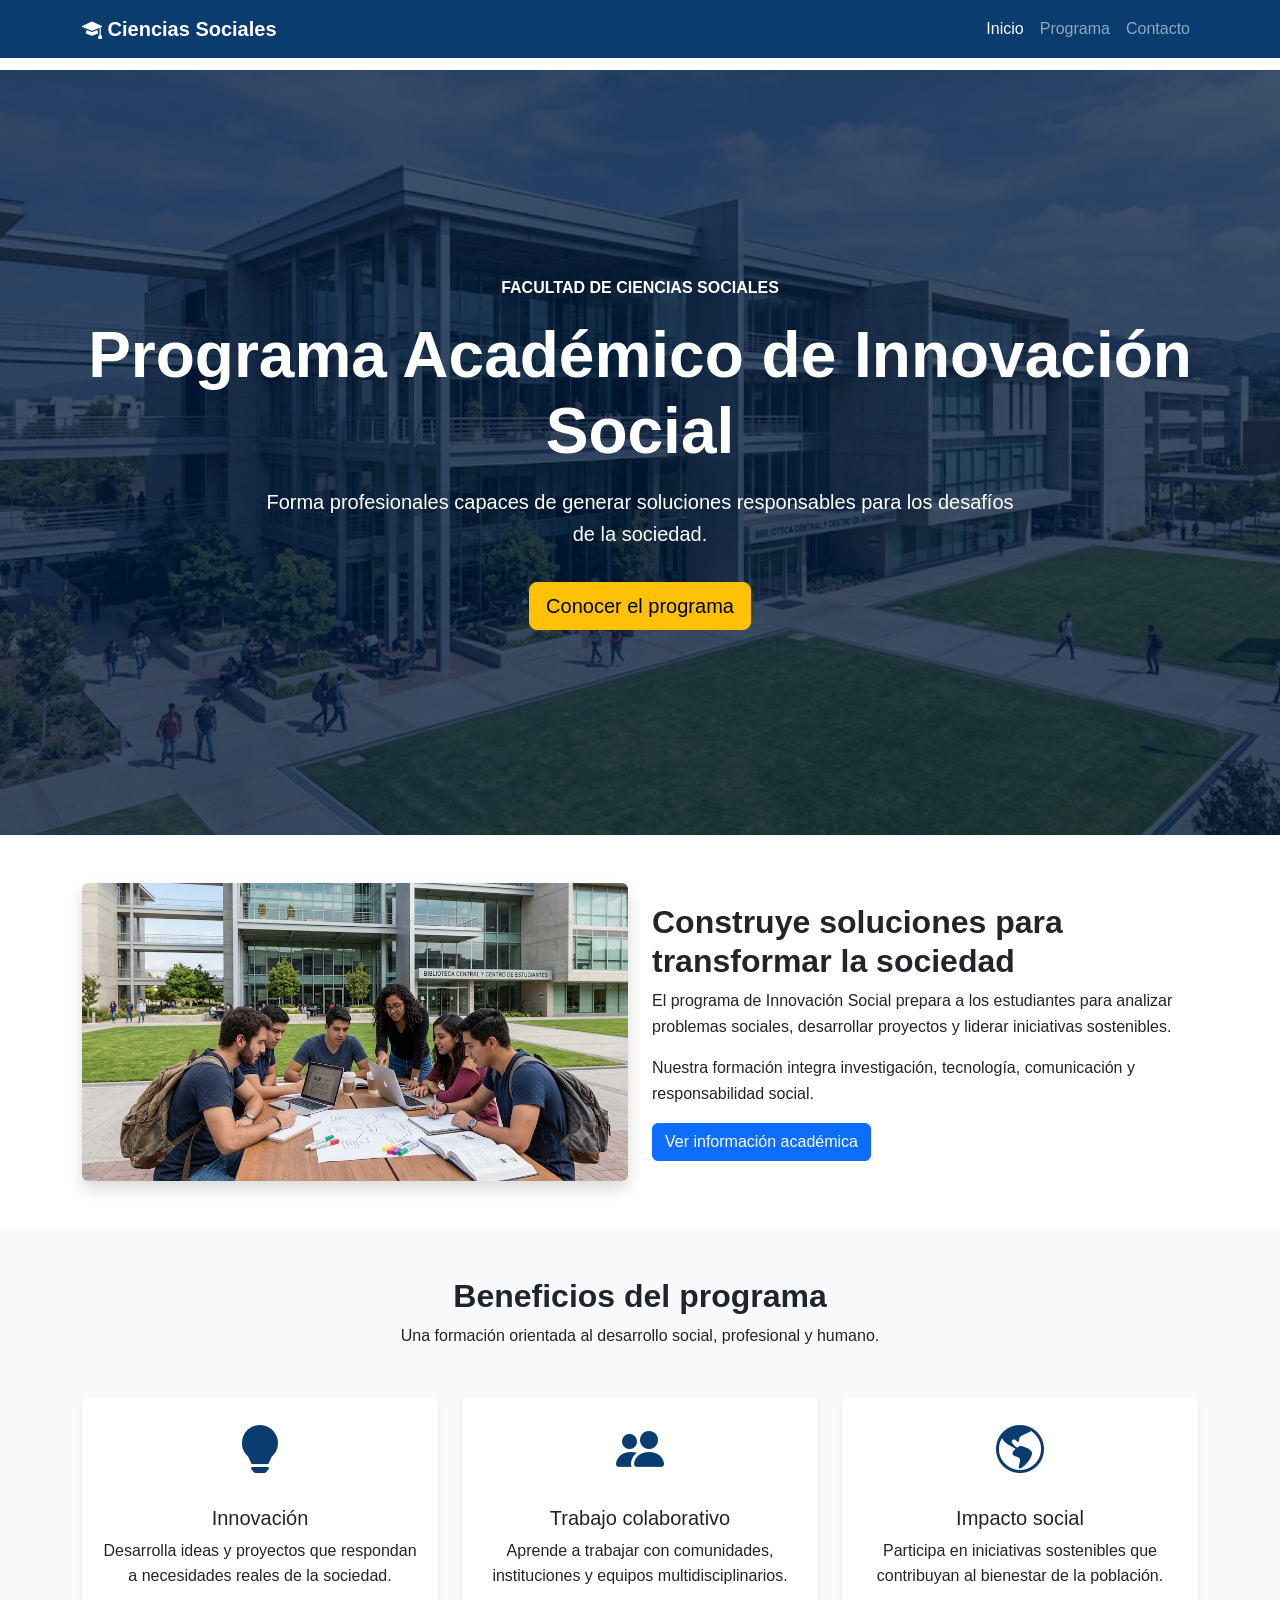
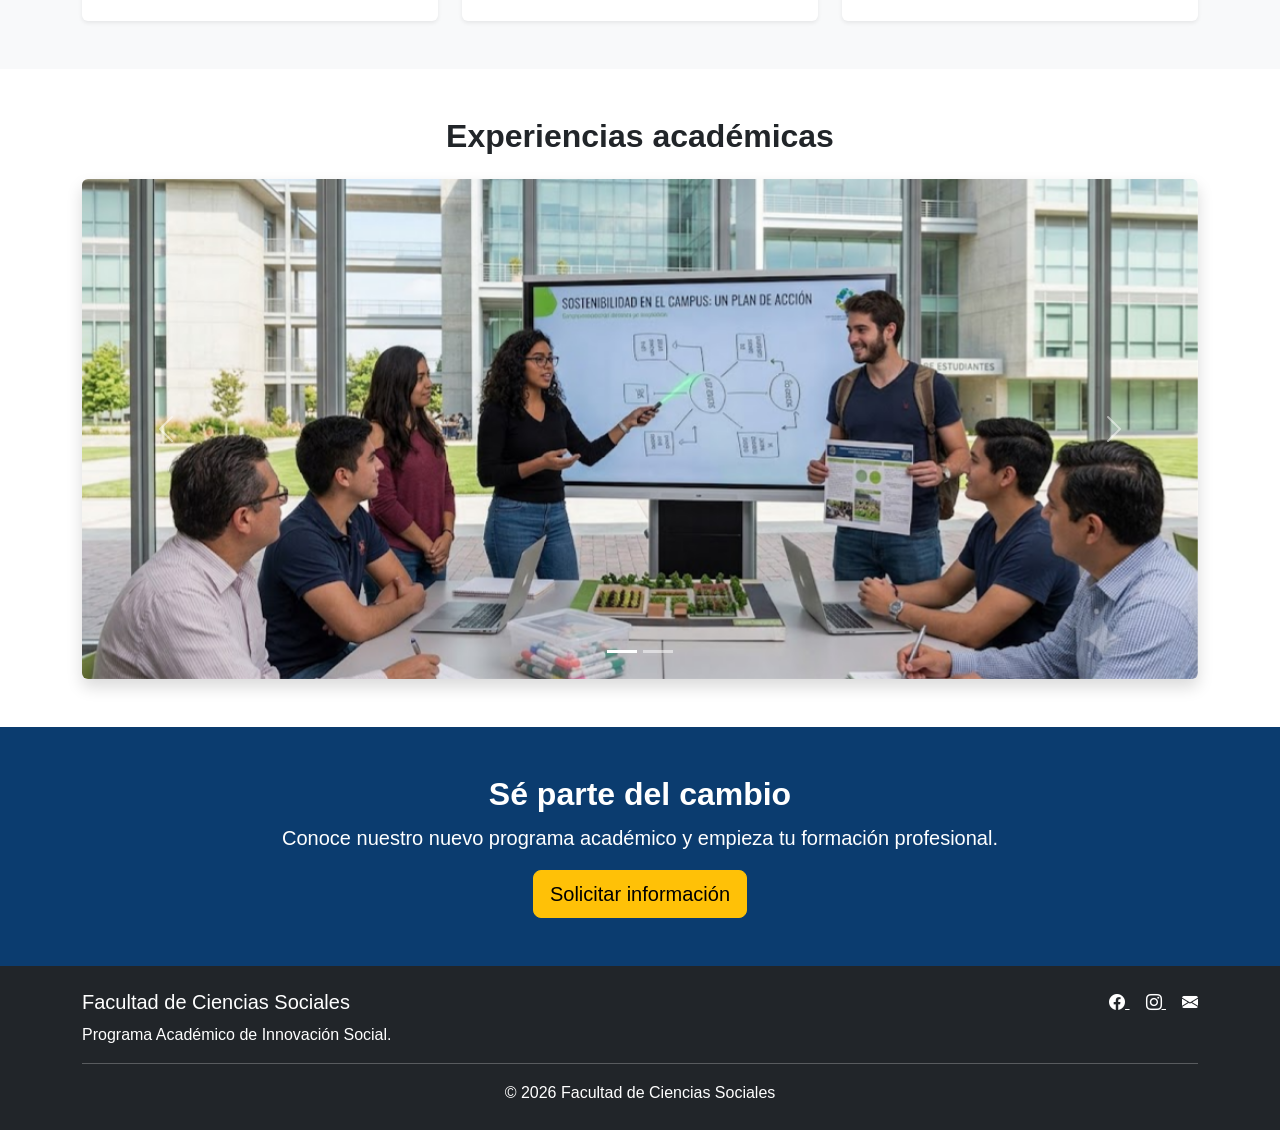
<file: index.html>
<!DOCTYPE html>
<html lang="es">
<head>
    <meta charset="UTF-8">
    <meta
        name="viewport"
        content="width=device-width, initial-scale=1.0"
    >

    <meta
        name="description"
        content="Programa académico de Innovación Social de la Facultad de Ciencias Sociales"
    >

    <title>Facultad de Ciencias Sociales</title>

    <link
        href="https://cdn.jsdelivr.net/npm/bootstrap@5.3.3/dist/css/bootstrap.min.css"
        rel="stylesheet"
    >
    <link
        rel="stylesheet"
        href="https://cdn.jsdelivr.net/npm/bootstrap-icons@1.11.3/font/bootstrap-icons.min.css"
    >
    <link rel="stylesheet" href="css/style.css">
</head>

<body>

    <header>
        <nav
            class="navbar navbar-expand-lg navbar-dark bg-primary fixed-top"
            aria-label="Navegación principal"
        >
            <div class="container">

                <a class="navbar-brand fw-bold" href="index.html">
                    <i class="bi bi-mortarboard-fill"></i>
                    Ciencias Sociales
                </a>

                <button
                    class="navbar-toggler"
                    type="button"
                    data-bs-toggle="collapse"
                    data-bs-target="#menuPrincipal"
                    aria-controls="menuPrincipal"
                    aria-expanded="false"
                    aria-label="Abrir o cerrar menú de navegación"
                >
                    <span class="navbar-toggler-icon"></span>
                </button>

                <div
                    class="collapse navbar-collapse"
                    id="menuPrincipal"
                >
                    <ul class="navbar-nav ms-auto">

                        <li class="nav-item">
                            <a
                                class="nav-link active"
                                href="index.html"
                                aria-current="page"
                            >
                                Inicio
                            </a>
                        </li>

                        <li class="nav-item">
                            <a
                                class="nav-link"
                                href="programa.html"
                            >
                                Programa
                            </a>
                        </li>

                        <li class="nav-item">
                            <a
                                class="nav-link"
                                href="contacto.html"
                            >
                                Contacto
                            </a>
                        </li>

                    </ul>
                </div>
            </div>
            </nav>
    </header>
    <main>
        <section
            class="hero d-flex align-items-center"
            aria-labelledby="tituloPrincipal"
        >
            <div class="container text-center text-white">

                <p class="text-uppercase fw-bold">
                    Facultad de Ciencias Sociales
                </p>

                <h1 id="tituloPrincipal" class="display-4 fw-bold">
                    Programa Académico de Innovación Social
                </h1>

                <p class="lead mt-3">
                    Forma profesionales capaces de generar soluciones
                    responsables para los desafíos de la sociedad.
                </p>

                <a
                    href="programa.html"
                    class="btn btn-warning btn-lg mt-3"
                >
                    Conocer el programa
                </a>

            </div>
        </section>
        <section
            class="py-5"
            aria-labelledby="tituloPresentacion"
        >
            <div class="container">

                <div class="row align-items-center g-4">

                    <div class="col-12 col-md-6">
                        <img
                            src="img/estudiantes.jpg"
                            alt="Estudiantes de Ciencias Sociales trabajando en equipo"
                            class="img-fluid rounded shadow"
                        >
                    </div>

                    <div class="col-12 col-md-6">

                        <h2
                            id="tituloPresentacion"
                            class="fw-bold"
                        >
                            Construye soluciones para transformar la sociedad
                        </h2>

                        <p>
                            El programa de Innovación Social prepara a los
                            estudiantes para analizar problemas sociales,
                            desarrollar proyectos y liderar iniciativas
                            sostenibles.
                        </p>

                        <p>
                            Nuestra formación integra investigación,
                            tecnología, comunicación y responsabilidad social.
                        </p>

                        <a
                            href="programa.html"
                            class="btn btn-primary"
                        >
                            Ver información académica
                        </a>

                    </div>
                </div>
            </div>
        </section>

        <section
            class="py-5 bg-light"
            aria-labelledby="tituloBeneficios"
        >
            <div class="container">

                <div class="text-center mb-5">
                    <h2
                        id="tituloBeneficios"
                        class="fw-bold"
                    >
                        Beneficios del programa
                    </h2>

                    <p>
                        Una formación orientada al desarrollo social,
                        profesional y humano.
                    </p>
                </div>

                <div class="row g-4">

                    <div class="col-12 col-md-6 col-lg-4">
                        <article class="card h-100 shadow-sm text-center">
                            <div class="card-body">

                                <i
                                    class="bi bi-lightbulb-fill icono-beneficio"
                                    aria-hidden="true"
                                ></i>

                                <h3 class="h5 mt-3">
                                    Innovación
                                </h3>

                                <p>
                                    Desarrolla ideas y proyectos que respondan
                                    a necesidades reales de la sociedad.
                                </p>

                            </div>
                        </article>
                    </div>

                    <div class="col-12 col-md-6 col-lg-4">
                        <article class="card h-100 shadow-sm text-center">
                            <div class="card-body">

                                <i
                                    class="bi bi-people-fill icono-beneficio"
                                    aria-hidden="true"
                                ></i>

                                <h3 class="h5 mt-3">
                                    Trabajo colaborativo
                                </h3>

                                <p>
                                    Aprende a trabajar con comunidades,
                                    instituciones y equipos multidisciplinarios.
                                </p>

                            </div>
                        </article>
                    </div>

                    <div class="col-12 col-md-6 col-lg-4">
                        <article class="card h-100 shadow-sm text-center">
                            <div class="card-body">

                                <i
                                    class="bi bi-globe-americas icono-beneficio"
                                    aria-hidden="true"
                                ></i>

                                <h3 class="h5 mt-3">
                                    Impacto social
                                </h3>

                                <p>
                                    Participa en iniciativas sostenibles que
                                    contribuyan al bienestar de la población.
                                </p>

                            </div>
                        </article>
                    </div>

                </div>
            </div>
        </section>

        <section
            class="py-5"
            aria-labelledby="tituloExperiencias"
        >
            <div class="container">

                <h2
                    id="tituloExperiencias"
                    class="text-center fw-bold mb-4"
                >
                    Experiencias académicas
                </h2>

                <div
                    id="carruselExperiencias"
                    class="carousel slide"
                    data-bs-ride="carousel"
                    aria-label="Galería de experiencias académicas"
                >

                    <div class="carousel-indicators">

                        <button
                            type="button"
                            data-bs-target="#carruselExperiencias"
                            data-bs-slide-to="0"
                            class="active"
                            aria-current="true"
                            aria-label="Mostrar primera imagen"
                        ></button>

                        <button
                            type="button"
                            data-bs-target="#carruselExperiencias"
                            data-bs-slide-to="1"
                            aria-label="Mostrar segunda imagen"
                        ></button>

                    </div>

                    <div class="carousel-inner rounded shadow">

                        <div class="carousel-item active">
                            <img
                                src="img/innovacion.jpg"
                                class="d-block w-100 imagen-carrusel"
                                alt="Estudiantes presentando un proyecto de innovación social"
                            >
                        </div>

                        <div class="carousel-item">
                            <img
                                src="img/comunidad.jpg"
                                class="d-block w-100 imagen-carrusel"
                                alt="Instalaciones de la Facultad de Ciencias Sociales"
                            >
                        </div>

                        

                    </div>

                    <button
                        class="carousel-control-prev"
                        type="button"
                        data-bs-target="#carruselExperiencias"
                        data-bs-slide="prev"
                        aria-label="Imagen anterior"
                    >
                        <span
                            class="carousel-control-prev-icon"
                            aria-hidden="true"
                        ></span>
                    </button>

                    <button
                        class="carousel-control-next"
                        type="button"
                        data-bs-target="#carruselExperiencias"
                        data-bs-slide="next"
                        aria-label="Imagen siguiente"
                    >
                        <span
                            class="carousel-control-next-icon"
                            aria-hidden="true"
                        ></span>
                    </button>

                </div>
            </div>
        </section>

        <section
            class="seccion-accion py-5 text-white"
            aria-labelledby="tituloAccion"
        >
            <div class="container text-center">

                <h2 id="tituloAccion" class="fw-bold">
                    Sé parte del cambio
                </h2>

                <p class="lead">
                    Conoce nuestro nuevo programa académico y empieza
                    tu formación profesional.
                </p>

                <a
                    href="contacto.html"
                    class="btn btn-warning btn-lg"
                >
                    Solicitar información
                </a>

            </div>
        </section>

        </main>

    <footer class="bg-dark text-white py-4">
        <div class="container">

            <div class="row g-4">

                <div class="col-12 col-md-6">
                    <h2 class="h5">
                        Facultad de Ciencias Sociales
                    </h2>

                    <p class="mb-0">
                        Programa Académico de Innovación Social.
                    </p>
                </div>

                <div class="col-12 col-md-6 text-md-end">

                    <a
                        href="https://www.facebook.com/"
                        class="text-white me-3"
                        aria-label="Visitar nuestra página de Facebook"
                    >
                        <i
                            class="bi bi-facebook"
                            aria-hidden="true"
                        ></i>
                    </a>

                    <a
                        href="https://www.instagram.com/"
                        class="text-white me-3"
                        aria-label="Visitar nuestra página de Instagram"
                    >
                        <i
                            class="bi bi-instagram"
                            aria-hidden="true"
                        ></i>
                    </a>

                    <a
                        href="mailto:informes@universidad.edu.pe"
                        class="text-white"
                        aria-label="Enviar correo a la facultad"
                    >
                        <i
                            class="bi bi-envelope-fill"
                            aria-hidden="true"
                        ></i>
                    </a>

                </div>
            </div>

            <hr>

            <p class="text-center mb-0">
                &copy; <span id="anioActual"></span>
                Facultad de Ciencias Sociales
            </p>

        </div>
    </footer>
    <!-- Bootstrap JavaScript -->
    <script
        src="https://cdn.jsdelivr.net/npm/bootstrap@5.3.3/dist/js/bootstrap.bundle.min.js">
    </script>

    <script src="js/script.js"></script>
</body>
</html>
</file>
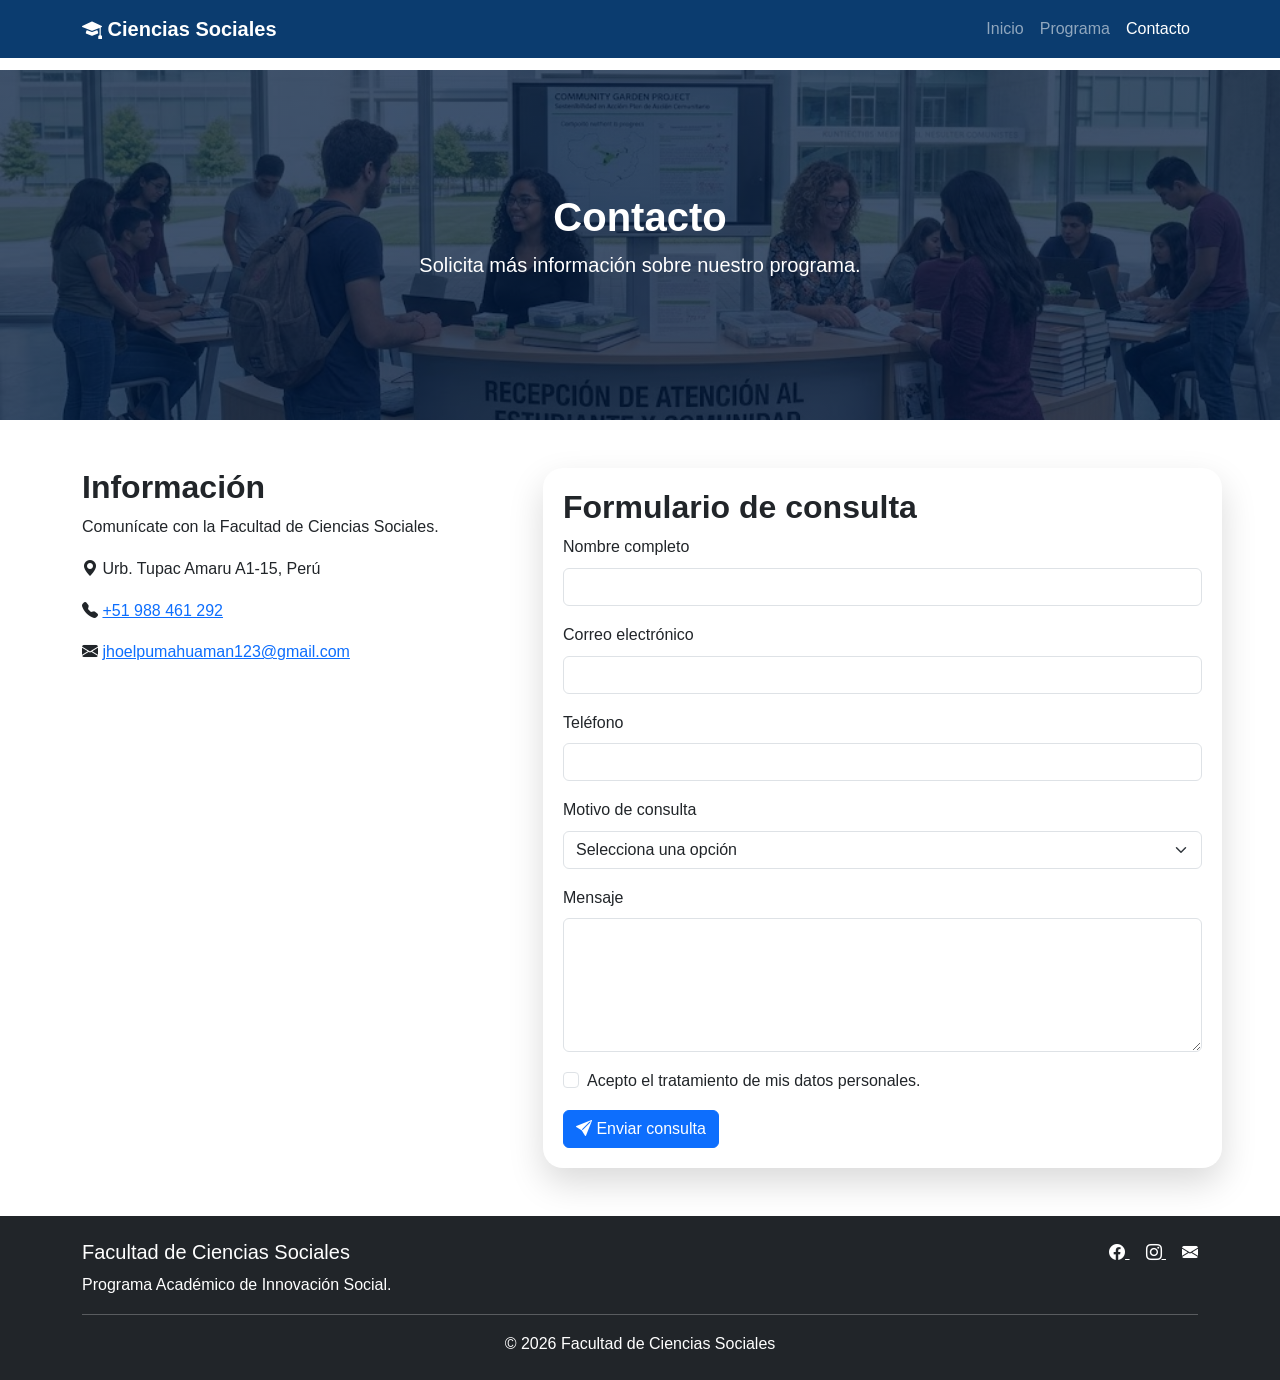
<file: contacto.html>
<!DOCTYPE html>
<html lang="es">
<head>
    <meta charset="UTF-8">
    <meta
        name="viewport"
        content="width=device-width, initial-scale=1.0"
    >

    <meta
        name="description"
        content="Programa académico de Innovación Social de la Facultad de Ciencias Sociales"
    >

    <title>Facultad de Ciencias Sociales</title>

    <link
        href="https://cdn.jsdelivr.net/npm/bootstrap@5.3.3/dist/css/bootstrap.min.css"
        rel="stylesheet"
    >
    <link
        rel="stylesheet"
        href="https://cdn.jsdelivr.net/npm/bootstrap-icons@1.11.3/font/bootstrap-icons.min.css"
    >
    <link rel="stylesheet" href="css/style.css">
</head>

<body>

    <header>
        <nav
            class="navbar navbar-expand-lg navbar-dark bg-primary fixed-top"
            aria-label="Navegación principal"
        >
            <div class="container">

                <a class="navbar-brand fw-bold" href="index.html">
                    <i class="bi bi-mortarboard-fill"></i>
                    Ciencias Sociales
                </a>

                <button
                    class="navbar-toggler"
                    type="button"
                    data-bs-toggle="collapse"
                    data-bs-target="#menuPrincipal"
                    aria-controls="menuPrincipal"
                    aria-expanded="false"
                    aria-label="Abrir o cerrar menú de navegación"
                >
                    <span class="navbar-toggler-icon"></span>
                </button>

                <div
                    class="collapse navbar-collapse"
                    id="menuPrincipal"
                >
                    <ul class="navbar-nav ms-auto">

                        <li class="nav-item">
                            <a
                                class="nav-link"
                                href="index.html"
                            >
                                Inicio
                            </a>
                        </li>

                        <li class="nav-item">
                            <a
                                class="nav-link"
                                href="programa.html"
                            >
                                Programa
                            </a>
                        </li>

                        <li class="nav-item">
                            <a
                                class="nav-link active"
                                href="programa.html"
                                aria-current="page"
                            >
                                Contacto
                            </a>
                        </li>

                    </ul>
                </div>
            </div>
            </nav>
    </header>
    <main>

        <section class="hero-contacto text-white">
            <div class="container text-center">

                <h1 class="fw-bold">
                    Contacto
                </h1>

                <p class="lead">
                    Solicita más información sobre nuestro programa.
                </p>

            </div>
        </section>

        <section
            class="py-5"
            aria-labelledby="tituloFormulario"
        >
            <div class="container">

                <div class="row g-5">

                    <div class="col-12 col-lg-5">

                        <h2 class="fw-bold">
                            Información
                        </h2>

                        <p>
                            Comunícate con la Facultad de Ciencias Sociales.
                        </p>

                        <p>
                            <i
                                class="bi bi-geo-alt-fill"
                                aria-hidden="true"
                            ></i>

                            Urb. Tupac Amaru A1-15, Perú
                        </p>

                        <p>
                            <i
                                class="bi bi-telephone-fill"
                                aria-hidden="true"
                            ></i>

                            <a href="tel:+51988461292">
                                +51 988 461 292
                            </a>
                        </p>

                        <p>
                            <i
                                class="bi bi-envelope-fill"
                                aria-hidden="true"
                            ></i>

                            <a href="mailto:jhoelpumahuaman123@gmail.com">
                                jhoelpumahuaman123@gmail.com
                            </a>
                        </p>

                    </div>

                    <div class="formulario-card col-12 col-lg-7">

                        <h2
                            id="tituloFormulario"
                            class="fw-bold"
                        >
                            Formulario de consulta
                        </h2>

                        <div
                            id="mensajeFormulario"
                            class="alert d-none"
                            role="alert"
                            aria-live="polite"
                        ></div>

                        <form
                            id="formularioContacto"
                            novalidate
                        >

                            <div class="mb-3">

                                <label
                                    for="nombre"
                                    class="form-label"
                                >
                                    Nombre completo
                                </label>

                                <input
                                    type="text"
                                    class="form-control"
                                    id="nombre"
                                    name="nombre"
                                    required
                                    minlength="3"
                                    aria-describedby="errorNombre"
                                >

                                <div
                                    id="errorNombre"
                                    class="invalid-feedback"
                                >
                                    Escribe un nombre de al menos tres caracteres.
                                </div>

                            </div>

                            <div class="mb-3">

                                <label
                                    for="correo"
                                    class="form-label"
                                >
                                    Correo electrónico
                                </label>

                                <input
                                    type="email"
                                    class="form-control"
                                    id="correo"
                                    name="correo"
                                    required
                                    aria-describedby="errorCorreo"
                                >

                                <div
                                    id="errorCorreo"
                                    class="invalid-feedback"
                                >
                                    Ingresa un correo electrónico válido.
                                </div>

                            </div>

                            <div class="mb-3">

                                <label
                                    for="telefono"
                                    class="form-label"
                                >
                                    Teléfono
                                </label>

                                <input
                                    type="tel"
                                    class="form-control"
                                    id="telefono"
                                    name="telefono"
                                    pattern="[0-9]{9}"
                                    required
                                    aria-describedby="errorTelefono"
                                >

                                <div
                                    id="errorTelefono"
                                    class="invalid-feedback"
                                >
                                    Ingresa un número de nueve dígitos.
                                </div>

                            </div>

                            <div class="mb-3">

                                <label
                                    for="programa"
                                    class="form-label"
                                >
                                    Motivo de consulta
                                </label>

                                <select
                                    id="programa"
                                    name="programa"
                                    class="form-select"
                                    required
                                >
                                    <option value="">
                                        Selecciona una opción
                                    </option>

                                    <option value="admision">
                                        Proceso de admisión
                                    </option>

                                    <option value="costos">
                                        Costos y pagos
                                    </option>

                                    <option value="programa">
                                        Boleta de notas
                                    </option>
                                </select>

                                <div class="invalid-feedback">
                                    Selecciona un motivo de consulta.
                                </div>

                            </div>

                            <div class="mb-3">

                                <label
                                    for="mensaje"
                                    class="form-label"
                                >
                                    Mensaje
                                </label>

                                <textarea
                                    id="mensaje"
                                    name="mensaje"
                                    class="form-control"
                                    rows="5"
                                    required
                                    minlength="10"
                                    aria-describedby="errorMensaje"
                                ></textarea>

                                <div
                                    id="errorMensaje"
                                    class="invalid-feedback"
                                >
                                    Escribe un mensaje de al menos diez caracteres.
                                </div>

                            </div>

                            <div class="form-check mb-3">

                                <input
                                    type="checkbox"
                                    class="form-check-input"
                                    id="privacidad"
                                    required
                                >

                                <label
                                    class="form-check-label"
                                    for="privacidad"
                                >
                                    Acepto el tratamiento de mis datos personales.
                                </label>

                                <div class="invalid-feedback">
                                    Debes aceptar el tratamiento de datos.
                                </div>

                            </div>

                            <button
                                type="submit"
                                class="btn btn-primary"
                                aria-label="Enviar formulario de contacto"
                            >
                                <i
                                    class="bi bi-send-fill"
                                    aria-hidden="true"
                                ></i>
                                Enviar consulta
                            </button>

                        </form>

                    </div>
                </div>
            </div>
        </section>

    </main>

    <footer class="bg-dark text-white py-4">
        <div class="container">

            <div class="row g-4">

                <div class="col-12 col-md-6">
                    <h2 class="h5">
                        Facultad de Ciencias Sociales
                    </h2>

                    <p class="mb-0">
                        Programa Académico de Innovación Social.
                    </p>
                </div>

                <div class="col-12 col-md-6 text-md-end">

                    <a
                        href="https://www.facebook.com/"
                        class="text-white me-3"
                        aria-label="Visitar nuestra página de Facebook"
                    >
                        <i
                            class="bi bi-facebook"
                            aria-hidden="true"
                        ></i>
                    </a>

                    <a
                        href="https://www.instagram.com/"
                        class="text-white me-3"
                        aria-label="Visitar nuestra página de Instagram"
                    >
                        <i
                            class="bi bi-instagram"
                            aria-hidden="true"
                        ></i>
                    </a>

                    <a
                        href="mailto:informes@universidad.edu.pe"
                        class="text-white"
                        aria-label="Enviar correo a la facultad"
                    >
                        <i
                            class="bi bi-envelope-fill"
                            aria-hidden="true"
                        ></i>
                    </a>

                </div>
            </div>

            <hr>

            <p class="text-center mb-0">
                &copy; <span id="anioActual"></span>
                Facultad de Ciencias Sociales
            </p>

        </div>
    </footer>
    <!-- Bootstrap JavaScript -->
    <script
        src="https://cdn.jsdelivr.net/npm/bootstrap@5.3.3/dist/js/bootstrap.bundle.min.js">
    </script>

    <script src="js/script.js"></script>
</body>
</html>
</file>
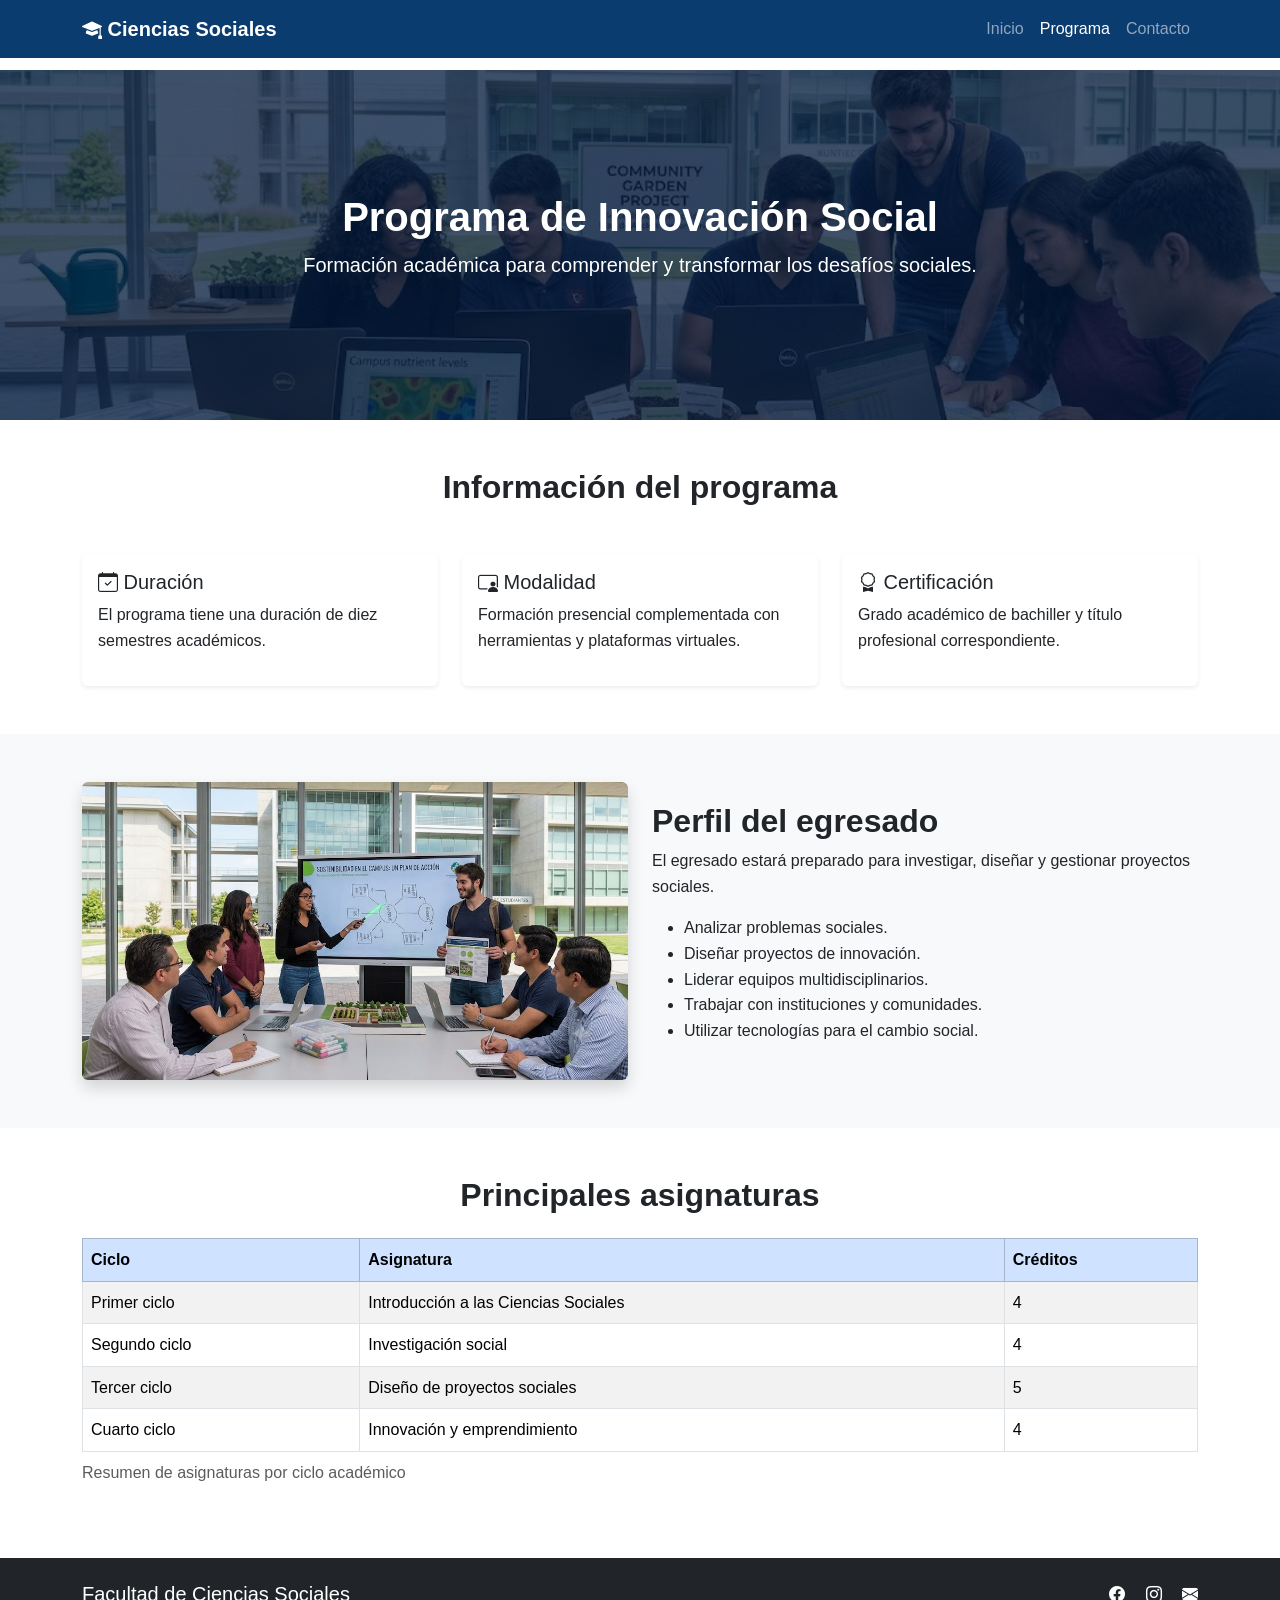
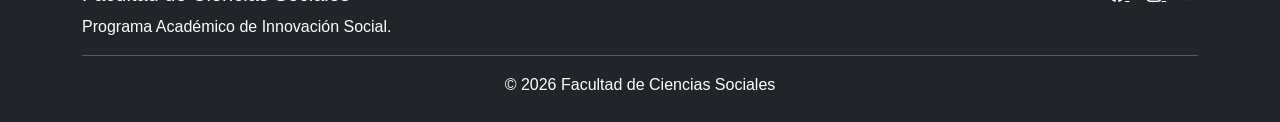
<file: programa.html>
<!DOCTYPE html>
<html lang="es">
<head>
    <meta charset="UTF-8">
    <meta
        name="viewport"
        content="width=device-width, initial-scale=1.0"
    >

    <meta
        name="description"
        content="Programa académico de Innovación Social de la Facultad de Ciencias Sociales"
    >

    <title>Facultad de Ciencias Sociales</title>

    <link
        href="https://cdn.jsdelivr.net/npm/bootstrap@5.3.3/dist/css/bootstrap.min.css"
        rel="stylesheet"
    >
    <link
        rel="stylesheet"
        href="https://cdn.jsdelivr.net/npm/bootstrap-icons@1.11.3/font/bootstrap-icons.min.css"
    >
    <link rel="stylesheet" href="css/style.css">
</head>

<body>

    <header>
        <nav
            class="navbar navbar-expand-lg navbar-dark bg-primary fixed-top"
            aria-label="Navegación principal"
        >
            <div class="container">

                <a class="navbar-brand fw-bold" href="index.html">
                    <i class="bi bi-mortarboard-fill"></i>
                    Ciencias Sociales
                </a>

                <button
                    class="navbar-toggler"
                    type="button"
                    data-bs-toggle="collapse"
                    data-bs-target="#menuPrincipal"
                    aria-controls="menuPrincipal"
                    aria-expanded="false"
                    aria-label="Abrir o cerrar menú de navegación"
                >
                    <span class="navbar-toggler-icon"></span>
                </button>

                <div
                    class="collapse navbar-collapse"
                    id="menuPrincipal"
                >
                    <ul class="navbar-nav ms-auto">

                        <li class="nav-item">
                            <a
                                class="nav-link"
                                href="index.html"
                            >
                                Inicio
                            </a>
                        </li>

                        <li class="nav-item">
                            <a
                                class="nav-link active"
                                href="programa.html"
                                aria-current="page"
                            >
                                Programa
                            </a>
                        </li>

                        <li class="nav-item">
                            <a
                                class="nav-link"
                                href="contacto.html"
                            >
                                Contacto
                            </a>
                        </li>

                    </ul>
                </div>
            </div>
            </nav>
    </header>
    <main>

        <section class="hero-programa text-white">
            <div class="container text-center">

                <h1 class="fw-bold">
                    Programa de Innovación Social
                </h1>

                <p class="lead">
                    Formación académica para comprender y transformar
                    los desafíos sociales.
                </p>

            </div>
        </section>

        <section
            class="py-5"
            aria-labelledby="tituloInformacion"
        >
            <div class="container">

                <h2
                    id="tituloInformacion"
                    class="text-center fw-bold mb-5"
                >
                    Información del programa
                </h2>

                <div class="row g-4">

                    <div class="col-12 col-md-6 col-lg-4">
                        <article class="card h-100 shadow-sm">
                            <div class="card-body">

                                <h3 class="h5">
                                    <i
                                        class="bi bi-calendar-check"
                                        aria-hidden="true"
                                    ></i>
                                    Duración
                                </h3>

                                <p>
                                    El programa tiene una duración de
                                    diez semestres académicos.
                                </p>

                            </div>
                        </article>
                    </div>

                    <div class="col-12 col-md-6 col-lg-4">
                        <article class="card h-100 shadow-sm">
                            <div class="card-body">

                                <h3 class="h5">
                                    <i
                                        class="bi bi-person-video3"
                                        aria-hidden="true"
                                    ></i>
                                    Modalidad
                                </h3>

                                <p>
                                    Formación presencial complementada
                                    con herramientas y plataformas virtuales.
                                </p>

                            </div>
                        </article>
                    </div>

                    <div class="col-12 col-md-6 col-lg-4">
                        <article class="card h-100 shadow-sm">
                            <div class="card-body">

                                <h3 class="h5">
                                    <i
                                        class="bi bi-award"
                                        aria-hidden="true"
                                    ></i>
                                    Certificación
                                </h3>

                                <p>
                                    Grado académico de bachiller y título
                                    profesional correspondiente.
                                </p>

                            </div>
                        </article>
                    </div>

                </div>
            </div>
        </section>

        <section
            class="py-5 bg-light"
            aria-labelledby="tituloPerfil"
        >
            <div class="container">

                <div class="row align-items-center g-4">

                    <div class="col-12 col-md-6">
                        <img
                            src="img/innovacion.jpg"
                            alt="Estudiantes desarrollando un proyecto social"
                            class="img-fluid rounded shadow"
                        >
                    </div>

                    <div class="col-12 col-md-6">

                        <h2 id="tituloPerfil" class="fw-bold">
                            Perfil del egresado
                        </h2>

                        <p>
                            El egresado estará preparado para investigar,
                            diseñar y gestionar proyectos sociales.
                        </p>

                        <ul>
                            <li>
                                Analizar problemas sociales.
                            </li>

                            <li>
                                Diseñar proyectos de innovación.
                            </li>

                            <li>
                                Liderar equipos multidisciplinarios.
                            </li>

                            <li>
                                Trabajar con instituciones y comunidades.
                            </li>

                            <li>
                                Utilizar tecnologías para el cambio social.
                            </li>
                        </ul>

                    </div>
                </div>
            </div>
        </section>

        <section
            class="py-5"
            aria-labelledby="tituloCursos"
        >
            <div class="container">

                <h2
                    id="tituloCursos"
                    class="text-center fw-bold mb-4"
                >
                    Principales asignaturas
                </h2>

                <div class="table-responsive">

                    <table class="table table-striped table-bordered">

                        <caption>
                            Resumen de asignaturas por ciclo académico
                        </caption>

                        <thead class="table-primary">
                            <tr>
                                <th scope="col">Ciclo</th>
                                <th scope="col">Asignatura</th>
                                <th scope="col">Créditos</th>
                            </tr>
                        </thead>

                        <tbody>
                            <tr>
                                <td>Primer ciclo</td>
                                <td>Introducción a las Ciencias Sociales</td>
                                <td>4</td>
                            </tr>

                            <tr>
                                <td>Segundo ciclo</td>
                                <td>Investigación social</td>
                                <td>4</td>
                            </tr>

                            <tr>
                                <td>Tercer ciclo</td>
                                <td>Diseño de proyectos sociales</td>
                                <td>5</td>
                            </tr>

                            <tr>
                                <td>Cuarto ciclo</td>
                                <td>Innovación y emprendimiento</td>
                                <td>4</td>
                            </tr>
                        </tbody>

                    </table>
                </div>
            </div>
        </section>

    </main>

    <footer class="bg-dark text-white py-4">
        <div class="container">

            <div class="row g-4">

                <div class="col-12 col-md-6">
                    <h2 class="h5">
                        Facultad de Ciencias Sociales
                    </h2>

                    <p class="mb-0">
                        Programa Académico de Innovación Social.
                    </p>
                </div>

                <div class="col-12 col-md-6 text-md-end">

                    <a
                        href="https://www.facebook.com/"
                        class="text-white me-3"
                        aria-label="Visitar nuestra página de Facebook"
                    >
                        <i
                            class="bi bi-facebook"
                            aria-hidden="true"
                        ></i>
                    </a>

                    <a
                        href="https://www.instagram.com/"
                        class="text-white me-3"
                        aria-label="Visitar nuestra página de Instagram"
                    >
                        <i
                            class="bi bi-instagram"
                            aria-hidden="true"
                        ></i>
                    </a>

                    <a
                        href="mailto:informes@universidad.edu.pe"
                        class="text-white"
                        aria-label="Enviar correo a la facultad"
                    >
                        <i
                            class="bi bi-envelope-fill"
                            aria-hidden="true"
                        ></i>
                    </a>

                </div>
            </div>

            <hr>

            <p class="text-center mb-0">
                &copy; <span id="anioActual"></span>
                Facultad de Ciencias Sociales
            </p>

        </div>
    </footer>
    <!-- Bootstrap JavaScript -->
    <script
        src="https://cdn.jsdelivr.net/npm/bootstrap@5.3.3/dist/js/bootstrap.bundle.min.js">
    </script>

    <script src="js/script.js"></script>
</body>
</html>
</file>
<file: css/style.css>
/* Diseño Mobile First */

:root {
    --color-principal: #0b3c6f;
    --color-secundario: #ffc107;
    --color-texto: #212529;
    --color-claro: #f8f9fa;
    --color-blanco: #ffffff;
}

* {
    box-sizing: border-box;
}

html {
    scroll-behavior: smooth;
}

body {
    margin: 0;
    padding-top: 70px;
    font-family: Arial, Helvetica, sans-serif;
    color: var(--color-texto);
    line-height: 1.6;
}

h1,
h2,
h3 {
    line-height: 1.2;
}

.navbar {
    background-color: var(--color-principal) !important;
}

.hero {
    min-height: 85vh;
    padding: 60px 15px;
    background:
        linear-gradient(
            rgba(0, 25, 60, 0.75),
            rgba(0, 25, 60, 0.75)
        ),
        url("../img/facultad.jpg") center/cover no-repeat;
}

.hero h1 {
    font-size: 2rem;
}
.hero-programa{

    background:
        linear-gradient(
            rgba(0, 25, 60, 0.75),
            rgba(0, 25, 60, 0.75)
        ),
        url("../img/investigacion.jpg");

    background-size: cover;
    background-position: center;
    background-repeat: no-repeat;

    min-height: 350px;

    display: flex;
    align-items: center;
    justify-content: center;

    text-align: center;

    padding: 80px 20px;

}
.hero-contacto{

    background:
        linear-gradient(
            rgba(0, 25, 60, 0.75),
            rgba(0, 25, 60, 0.75)
        ),
        url("../img/contacto.jpg");

    background-size: cover;
    background-position: center;
    background-repeat: no-repeat;

    min-height: 350px;

    display: flex;
    align-items: center;
    justify-content: center;

    text-align: center;

    padding: 80px 20px;

}
.icono-beneficio {
    font-size: 3rem;
    color: var(--color-principal);
}

.card {
    border: none;
    transition: transform 0.3s ease, box-shadow 0.3s ease;
}

.card:hover {
    transform: translateY(-5px);
}

.imagen-carrusel {
    height: 260px;
    object-fit: cover;
}

.seccion-accion {
    background-color: var(--color-principal);
}

img {
    max-width: 100%;
}

a:focus,
button:focus,
input:focus,
textarea:focus,
select:focus {
    outline: 3px solid #ffbf47;
    outline-offset: 3px;
}

.formulario-card{

    padding: 20px;
    border: none;
    border-radius: 20px;

    background: #ffffff;

    box-shadow: 0 15px 35px rgba(0,0,0,.15);

    transition: .3s;

}

.formulario-card:hover{

    transform: translateY(-5px);

    box-shadow: 0 25px 50px rgba(0,0,0,.20);

}

/* Tablet */

@media (min-width: 768px) {

    .hero h1 {
        font-size: 3rem;
    }

    .imagen-carrusel {
        height: 400px;
    }
}

/* Escritorio */

@media (min-width: 992px) {

    .hero h1 {
        font-size: 4rem;
    }

    .hero p {
        max-width: 750px;
        margin-left: auto;
        margin-right: auto;
    }

    .imagen-carrusel {
        height: 500px;
    }
}
</file>
